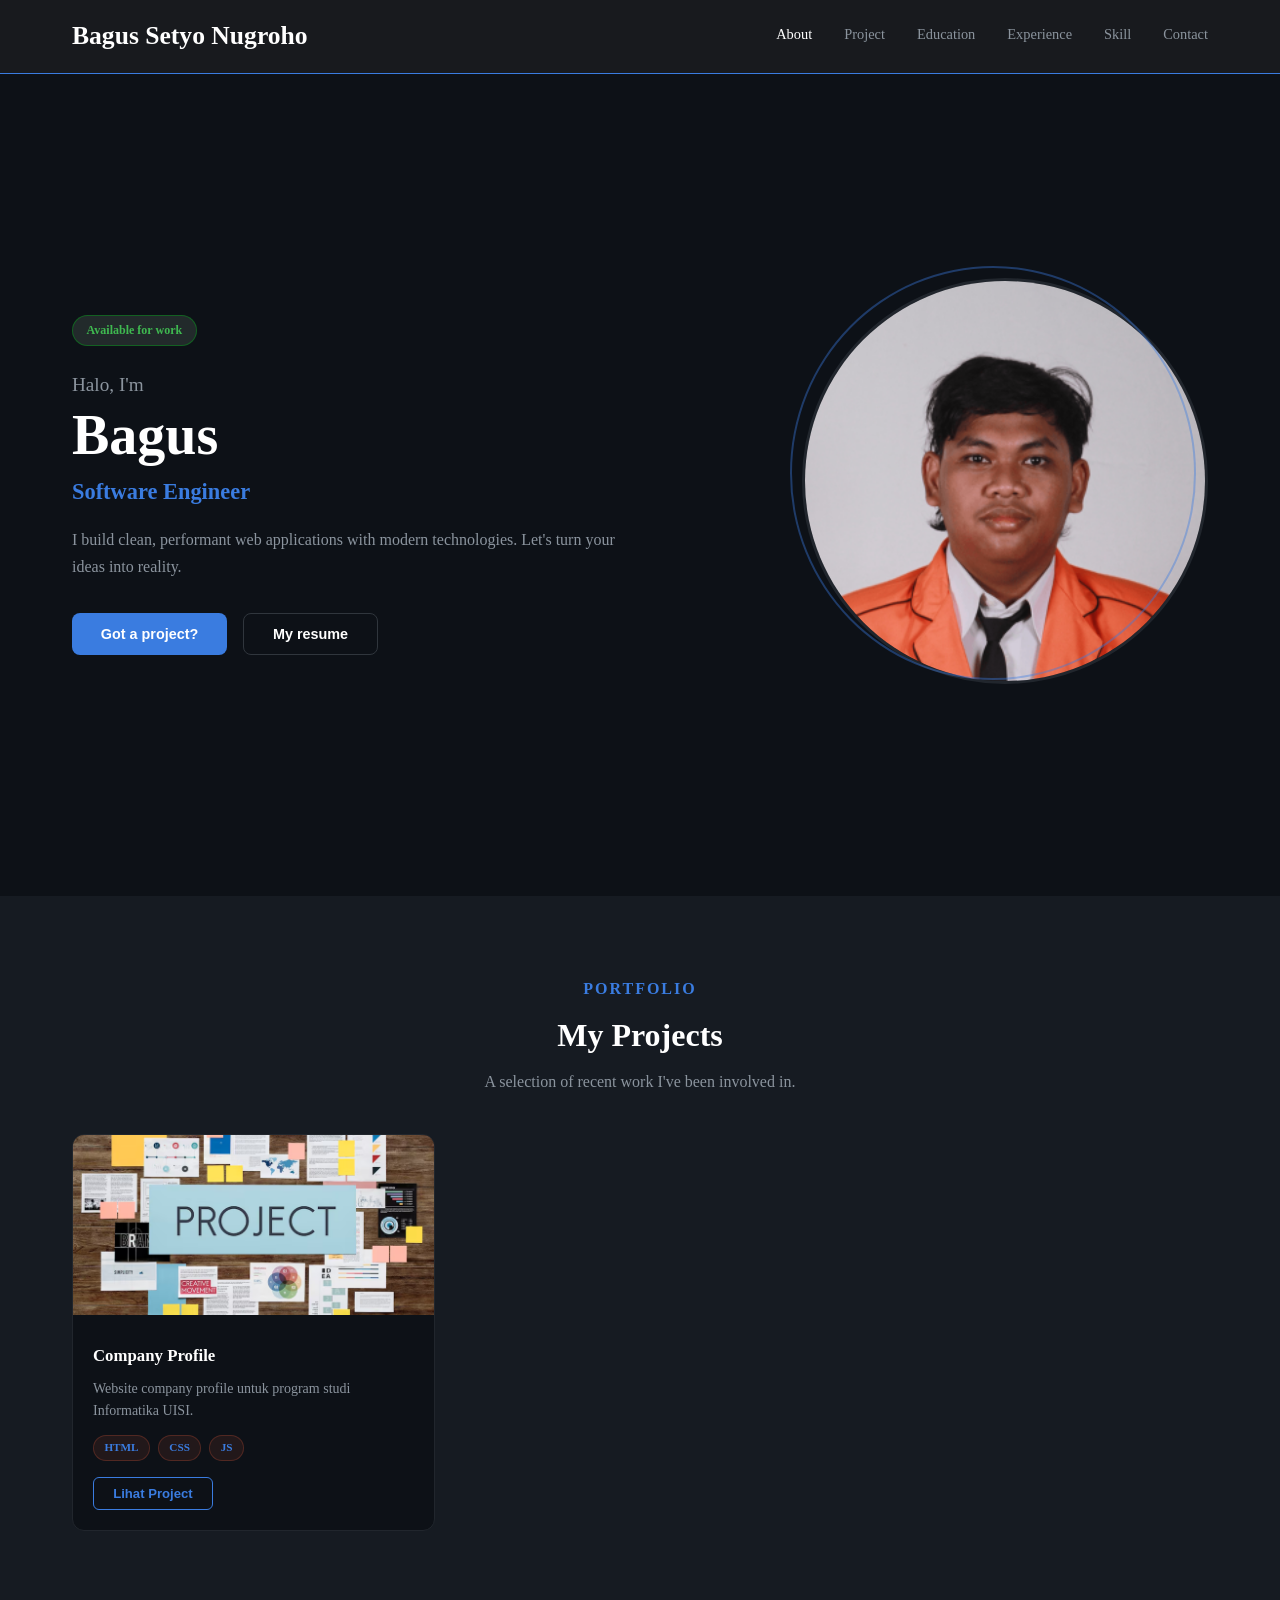
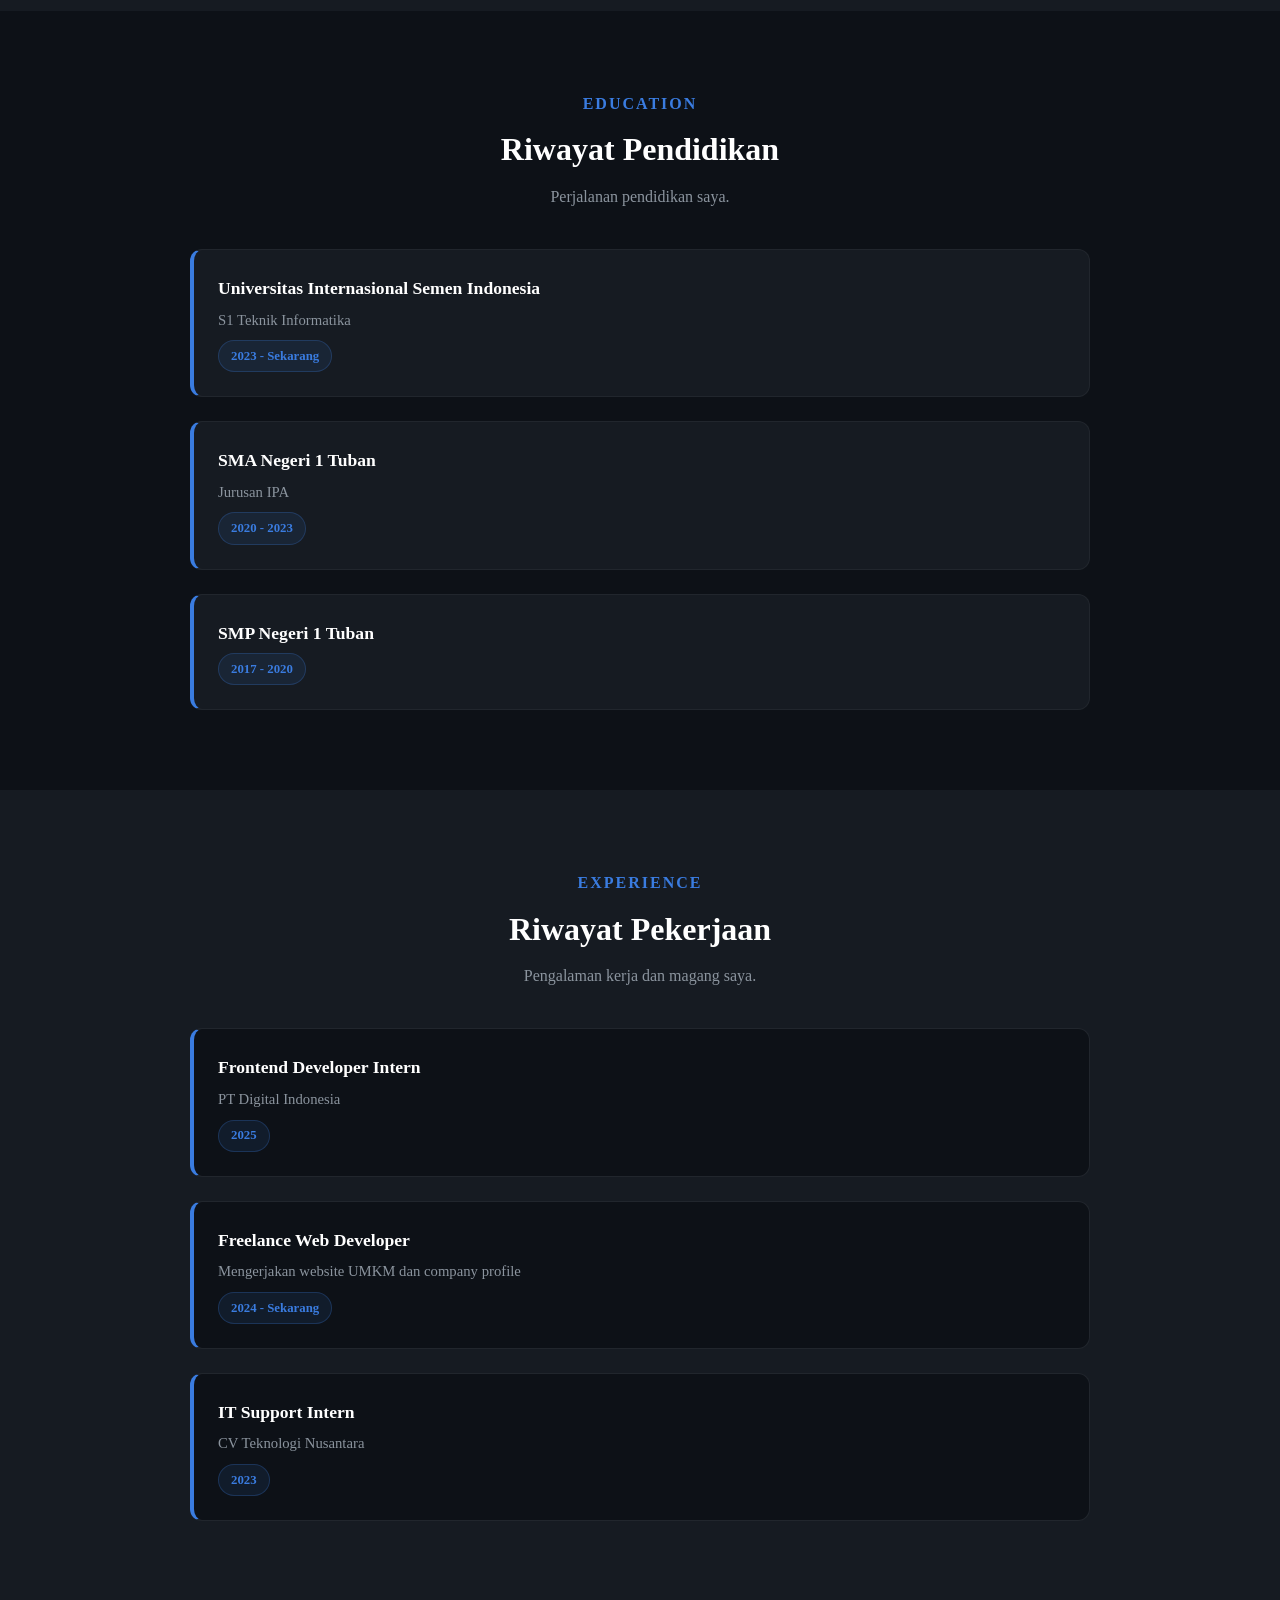
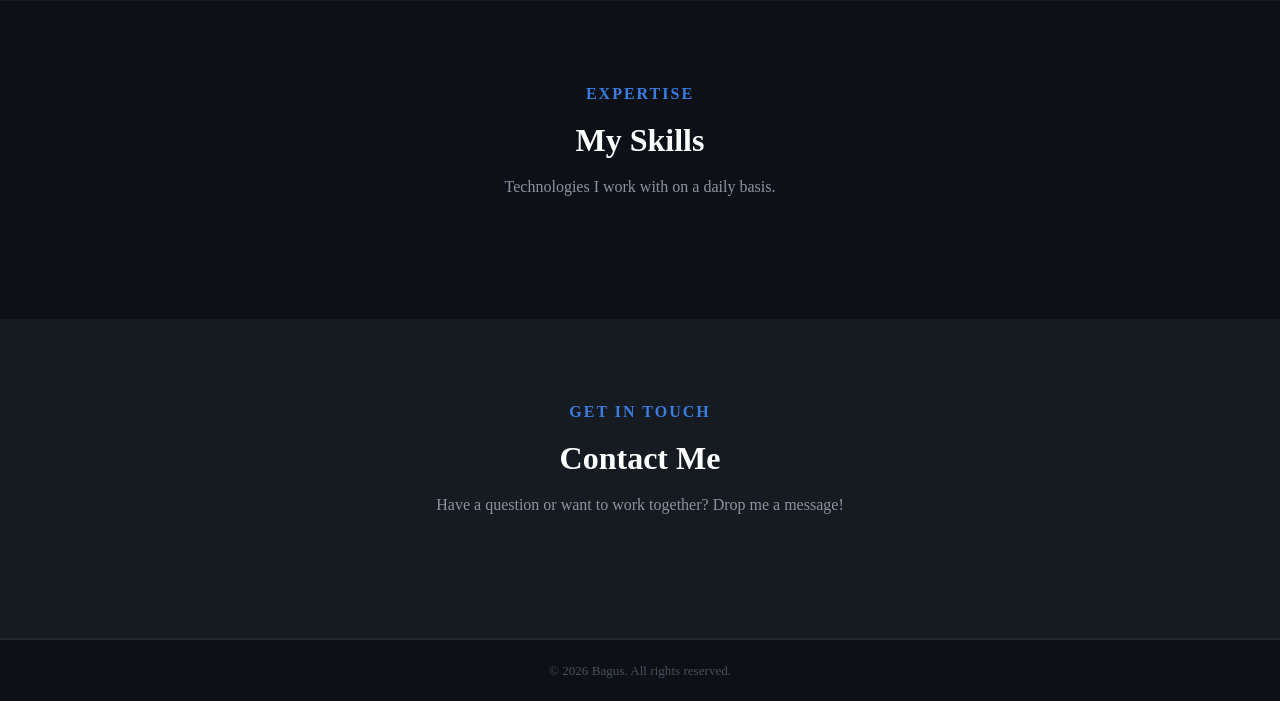
<file: pertemuan3.html>
<!doctype html>
<html lang="en">
  <head>
    <meta charset="UTF-8" />
    <meta name="viewport" content="width=device-width, initial-scale=1.0" />
    <title>Bagus — Software Engineer</title>
    <link rel="stylesheet" href="style.css" />
  </head>
  <body>
    <header>
      <h1>Bagus Setyo Nugroho<span class="accent"></span></h1>
      <nav>
        <a href="#about-me" class="aktif">About</a>
        <a href="#project">Project</a>
        <a href="#education">Education</a>
        <a href="#experience">Experience</a>
        <a href="#skill">Skill</a>
        <a href="#contact">Contact</a>
      </nav>
    </header>

    <main>
      <!-- ABOUT -->
      <section id="about-me">
        <div class="hero-kiri">
          <span class="badge">Available for work</span>
          <p class="greeting">Halo, I'm</p>
          <h2>Bagus</h2>
          <p class="role">Software Engineer</p>
          <p class="hero-desc">
            I build clean, performant web applications with modern technologies.
            Let's turn your ideas into reality.
          </p>
          <div class="hero-tombol">
            <button class="btn-primary">Got a project?</button>
            <button class="btn-outline">My resume</button>
          </div>
        </div>
        <div class="hero-kanan">
          <div class="hero-img-wrapper">
            <img src="me.png" alt="foto Bagus" />
          </div>
        </div>
      </section>

      <!-- PROJECT -->
      <section id="project">
        <span class="section-label">Portfolio</span>
        <h2>My Projects</h2>
        <p class="section-desc">
          A selection of recent work I've been involved in.
        </p>

        <div class="project-grid">
          <article>
            <div class="project-img">
              <img src="project.png" alt="logo uisi" />
            </div>
            <div class="project-body">
              <h3>Company Profile</h3>
              <p>
                Website company profile untuk program studi Informatika UISI.
              </p>
              <div class="project-tags">
                <span>HTML</span>
                <span>CSS</span>
                <span>JS</span>
              </div>
              <button>Lihat Project</button>
            </div>
          </article>
        </div>
      </section>

      <!-- RIWAYAT PENDIDIKAN -->
      <section id="education">
        <span class="section-label">Education</span>
        <h2>Riwayat Pendidikan</h2>
        <p class="section-desc">Perjalanan pendidikan saya.</p>

        <div class="timeline">
          <div class="timeline-item">
            <h3>Universitas Internasional Semen Indonesia</h3>
            <p>S1 Teknik Informatika</p>
            <span>2023 - Sekarang</span>
          </div>

          <div class="timeline-item">
            <h3>SMA Negeri 1 Tuban</h3>
            <p>Jurusan IPA</p>
            <span>2020 - 2023</span>
          </div>

          <div class="timeline-item">
            <h3>SMP Negeri 1 Tuban</h3>
            <span>2017 - 2020</span>
          </div>
        </div>
      </section>

      <!-- RIWAYAT PEKERJAAN -->
      <section id="experience">
        <span class="section-label">Experience</span>
        <h2>Riwayat Pekerjaan</h2>
        <p class="section-desc">Pengalaman kerja dan magang saya.</p>

        <div class="timeline">
          <div class="timeline-item">
            <h3>Frontend Developer Intern</h3>
            <p>PT Digital Indonesia</p>
            <span>2025</span>
          </div>

          <div class="timeline-item">
            <h3>Freelance Web Developer</h3>
            <p>Mengerjakan website UMKM dan company profile</p>
            <span>2024 - Sekarang</span>
          </div>

          <div class="timeline-item">
            <h3>IT Support Intern</h3>
            <p>CV Teknologi Nusantara</p>
            <span>2023</span>
          </div>
        </div>
      </section>

      <!-- SKILL -->
      <section id="skill">
        <span class="section-label">Expertise</span>
        <h2>My Skills</h2>
        <p class="section-desc">Technologies I work with on a daily basis.</p>
      </section>

      <!-- CONTACT -->
      <section id="contact">
        <span class="section-label">Get in Touch</span>
        <h2>Contact Me</h2>
        <p class="section-desc">
          Have a question or want to work together? Drop me a message!
        </p>
      </section>
    </main>

    <footer>
      <div class="footer-bottom">
        <p>&copy; 2026 Bagus. All rights reserved.</p>
      </div>
    </footer>
  </body>
</html>
</file>
<file: style.css>
/* Reset dasar */
* {
  box-sizing: content-box;
  margin: 0;
  padding: 0;
}

body {
  font-family: "Segoe UI";
  background-color: #0d1117;
  color: #c9d1d9;
  line-height: 1.6;
}

/* ===== Accent color ===== */
.accent {
  color: #3a7ce0;
}

/* ===== Section label & desc ===== */
.section-label {
  display: inline-block;
  font-size: 1rem;
  font-weight: 600;
  text-transform: uppercase;
  letter-spacing: 2px;
  color: #3a7ce0;
  margin-bottom: 0.5rem;
}

.section-desc {
  font-size: 1rem;
  color: #8b949e;
  max-width: 520px;
  margin: 0 auto 2.5rem;
  text-align: center;
}

/* ===== Header ===== */
header {
  background-color: rgba(26, 28, 32, 0.9);
  padding: 1rem 4.5rem;
  display: flex;
  align-items: center;
  justify-content: space-between;
  position: sticky;
  top: 0;
  z-index: 100;
  border-bottom: 1px solid #3a7ce0;
}

header h1 {
  font-size: 1.6rem;
  font-weight: 700;
  color: #ffffff;
}

nav {
  display: flex;
  gap: 2rem; /* Jarak antar link */
  align-items: center;
}

nav a {
  font-size: 0.9rem;
  color: #8b949e;
  text-decoration: none;
  position: relative;
  padding-bottom: 4px;
  transition: color 0.3s;
}

/* nav a::after {
  
  content: "";
  position: absolute;
  bottom: 0;
  left: 0;
  width: 0;
  height: 2px;
  background-color: #3a7ce0;
  transition: width 0.3s;
} */

nav a:hover,
nav a.aktif {
  color: #ffffff;
}

/* nav a:hover::after,
nav a.aktif::after {
  width: 100%;
} */

/* ===== Hero / About Me ===== */
#about-me {
  background-color: #0d1117;
  padding: 6rem 4.5rem;
  display: flex;
  align-items: center;
  justify-content: space-between;
  gap: 3rem;
  min-height: 70vh;
}

.hero-kiri {
  max-width: 550px;
}

.badge {
  display: inline-block;
  font-size: 0.75rem;
  font-weight: 600;
  color: #3fb950;
  background-color: #97b29b28;
  border: 1px solid #07931c88;
  padding: 0.3rem 0.85rem;
  border-radius: 50px;
  margin-bottom: 1.5rem;
  /* letter-spacing: 0.5px; */
}

.hero-kiri .greeting {
  font-size: 1.2rem;
  color: #8b949e;
  margin-bottom: 0.25rem;
}

.hero-kiri h2 {
  font-size: 3.5rem;
  font-weight: 800;
  color: #ffffff;
  margin-bottom: 0.5rem;
  line-height: 1.1;
}

.hero-kiri .role {
  font-size: 1.4rem;
  font-weight: 600;
  color: #3a7ce0;
  margin-bottom: 1rem;
}

.hero-desc {
  font-size: 1rem;
  color: #8b949e;
  margin-bottom: 2rem;
  line-height: 1.7;
}

/* Tombol */
.hero-tombol {
  display: flex;
  gap: 1rem;
}

.btn-primary {
  padding: 0.75rem 1.8rem;
  background-color: #3a7ce0;
  color: #ffffff;
  border: none;
  border-radius: 8px;
  font-size: 0.9rem;
  font-weight: 600;
  cursor: pointer;
  transition:
    background-color 0.3s,
    transform 0.2s;
}

.btn-primary:hover {
  background-color: #3a7ce0;
  transform: translateY(-2px);
}

.btn-outline {
  padding: 0.75rem 1.8rem;
  background-color: transparent;
  color: #ffffff;
  border: 1px solid #30363d;
  border-radius: 8px;
  font-size: 0.9rem;
  font-weight: 600;
  cursor: pointer;
  transition:
    border-color 0.3s,
    transform 0.2s;
}

.btn-outline:hover {
  border-color: #3a7ce0;
  transform: translateY(-2px);
}

/* Hero image */
.hero-img-wrapper {
  position: relative;
}

.hero-img-wrapper::before {
  content: "";
  position: absolute;
  top: -12px;
  left: -12px;
  right: 12px;
  bottom: 12px;
  border: 2px solid #3a7ce0;
  border-radius: 50%;
  opacity: 0.4;
}

.hero-kanan img {
  width: 400px;
  height: 400px;
  object-fit: cover;
  border-radius: 50%;
  border: 3px solid #21262d;
  transition: border-color 0.3s;
}

/* ===== Projects ===== */
#project {
  background-color: #161b22;
  padding: 5rem 4.5rem;
  text-align: center;
}

#project h2 {
  font-size: 2rem;
  font-weight: 700;
  color: #ffffff;
  margin-bottom: 0.5rem;
}

.project-grid {
  display: grid;
  grid-template-columns: repeat(auto-fill, minmax(280px, 1fr));
  gap: 1.5rem;
  text-align: left;
}

.project-grid article {
  background-color: #0d1117;
  border: 1px solid #21262d;
  border-radius: 12px;
  overflow: hidden;
  transition:
    transform 0.3s,
    border-color 0.3s,
    box-shadow 0.3s;
}

.project-grid article:hover {
  transform: translateY(-6px);
  border-color: #3a7ce0;
  box-shadow: 0 12px 30px rgba(0, 0, 0, 0.4);
}

.project-img {
  overflow: hidden;
}

.project-img img {
  width: 100%;
  height: 180px;
  object-fit: cover;
  transition: transform 0.4s;
}

.project-grid article:hover .project-img img {
  transform: scale(1.05);
}

.project-body {
  padding: 1.25rem;
}

.project-body h3 {
  font-size: 1.05rem;
  font-weight: 600;
  color: #ffffff;
  margin-bottom: 0.5rem;
}

.project-body p {
  font-size: 0.875rem;
  color: #8b949e;
  margin-bottom: 0.75rem;
  line-height: 1.6;
}

.project-tags {
  display: flex;
  gap: 0.5rem;
  margin-bottom: 1rem;
  flex-wrap: wrap;
}

.project-tags span {
  font-size: 0.7rem;
  font-weight: 600;
  color: #3a7ce0;
  background-color: rgba(224, 90, 58, 0.1);
  border: 1px solid rgba(224, 90, 58, 0.25);
  padding: 0.2rem 0.65rem;
  border-radius: 50px;
}

.project-body button {
  padding: 0.5rem 1.2rem;
  background-color: transparent;
  color: #3a7ce0;
  border: 1px solid #3a7ce0;
  border-radius: 6px;
  font-size: 0.82rem;
  font-weight: 600;
  cursor: pointer;
  transition:
    background-color 0.3s,
    color 0.3s;
}

.project-body button:hover {
  background-color: #3a7ce0;
  color: #ffffff;
}

/* ===== Skills ===== */
#skill {
  background-color: #0d1117;
  padding: 5rem 4.5rem;
  text-align: center;
}

#skill h2 {
  font-size: 2rem;
  font-weight: 700;
  color: #ffffff;
  margin-bottom: 0.5rem;
}

#skill ul {
  display: flex;
  flex-wrap: wrap;
  gap: 1.25rem;
  justify-content: center;
  list-style: none;
}

#skill ul li {
  background-color: #161b22;
  border: 1px solid #21262d;
  border-radius: 12px;
  padding: 1.5rem;
  width: 130px;
  text-align: center;
  transition:
    transform 0.3s,
    border-color 0.3s;
}

#skill ul li:hover {
  border-color: #3a7ce0;
  transform: translateY(-4px);
}

#skill ul li img {
  width: 48px;
  height: 48px;
  margin: 0 auto 0.75rem;
  display: block;
}

#skill ul li p {
  font-size: 0.85rem;
  color: #8b949e;
  font-weight: 500;
}

/* ===== Contact ===== */
#contact {
  background-color: #161b22;
  padding: 5rem 4.5rem;
  text-align: center;
}

#contact h2 {
  font-size: 2rem;
  font-weight: 700;
  color: #ffffff;
  margin-bottom: 0.5rem;
}

.contact-wrapper {
  display: flex;
  gap: 2rem;
  align-items: stretch;
  text-align: left;
}

.contact-info {
  flex: 1;
  background-color: #0d1117;
  border: 1px solid #21262d;
  border-radius: 12px;
  padding: 2rem;
}

.contact-info h3 {
  font-size: 1.15rem;
  font-weight: 600;
  color: #ffffff;
  margin-bottom: 1.5rem;
}

.info-item {
  display: flex;
  align-items: flex-start;
  gap: 1rem;
  margin-bottom: 1.25rem;
}

.info-icon {
  font-size: 1.3rem;
  color: #3a7ce0;
  width: 44px;
  height: 44px;
  display: flex;
  align-items: center;
  justify-content: center;
  background-color: rgba(224, 90, 58, 0.1);
  border-radius: 10px;
  flex-shrink: 0;
}

.info-item .info-label {
  font-size: 0.78rem;
  color: #8b949e;
  margin-bottom: 0.15rem;
  text-transform: uppercase;
  letter-spacing: 0.5px;
}

.info-item p {
  font-size: 0.9rem;
  color: #c9d1d9;
}

.contact-form {
  flex: 1;
  background-color: #0d1117;
  border: 1px solid #21262d;
  border-radius: 12px;
  padding: 2rem;
}

.contact-form h3 {
  font-size: 1.15rem;
  font-weight: 600;
  color: #ffffff;
  margin-bottom: 1.5rem;
}

.contact-form form div {
  margin-bottom: 1rem;
}

.contact-form label {
  display: block;
  font-size: 0.82rem;
  color: #8b949e;
  margin-bottom: 0.4rem;
}

.contact-form input,
.contact-form textarea {
  width: 100%;
  padding: 0.7rem 1rem;
  background-color: #161b22;
  border: 1px solid #21262d;
  border-radius: 8px;
  color: #ffffff;
  font-size: 0.9rem;
  font-family: inherit;
  outline: none;
  transition: border-color 0.3s;
  resize: vertical;
}

.contact-form input:focus,
.contact-form textarea:focus {
  border-color: #e05a3a;
}

.contact-form button {
  width: 100%;
  padding: 0.75rem;
  background-color: #e05a3a;
  color: #ffffff;
  border: none;
  border-radius: 8px;
  font-size: 0.9rem;
  font-weight: 600;
  cursor: pointer;
  margin-top: 0.5rem;
  transition:
    background-color 0.3s,
    transform 0.2s;
}

.contact-form button:hover {
  background-color: #3a7ce0;
  transform: translateY(-2px);
}

/* ===== Footer ===== */
footer {
  background-color: #0d1117;
  border-top: 1px solid #21262d;
  padding: 0;
}

.footer-content {
  display: flex;
  justify-content: space-between;
  gap: 3rem;
  padding: 3.5rem 4.5rem 2rem;
}

.footer-brand {
  max-width: 300px;
}

.footer-brand h3 {
  font-size: 1.4rem;
  font-weight: 700;
  color: #ffffff;
  margin-bottom: 0.75rem;
}

.footer-brand p {
  font-size: 0.85rem;
  color: #8b949e;
  line-height: 1.7;
}

.footer-links,
.footer-social {
  display: flex;
  flex-direction: column;
  gap: 0.6rem;
}

.footer-links h4,
.footer-social h4 {
  font-size: 0.9rem;
  font-weight: 600;
  color: #ffffff;
  margin-bottom: 0.5rem;
}

.footer-links a,
.footer-social a {
  font-size: 0.85rem;
  color: #8b949e;
  text-decoration: none;
  transition: color 0.3s;
}

.footer-links a:hover,
.footer-social a:hover {
  color: #e05a3a;
}

.footer-bottom {
  border-top: 1px solid #21262d;
  text-align: center;
  padding: 1.25rem 4.5rem;
}

.footer-bottom p {
  font-size: 0.82rem;
  color: #484f58;
}
/* ===== Education & Experience ===== */
#education,
#experience {
  padding: 5rem 4.5rem;
  text-align: center;
}

#education {
  background-color: #0d1117;
}

#experience {
  background-color: #161b22;
}

#education h2,
#experience h2 {
  font-size: 2rem;
  font-weight: 700;
  color: #ffffff;
  margin-bottom: 0.5rem;
}

/* Timeline */
.timeline {
  max-width: 900px;
  margin: 0 auto;
  display: grid;
  gap: 1.5rem;
}

.timeline-item {
  background-color: #161b22;
  border: 1px solid #21262d;
  border-left: 4px solid #3a7ce0;
  border-radius: 12px;
  padding: 1.5rem;
  text-align: left;
  transition:
    transform 0.3s,
    border-color 0.3s,
    box-shadow 0.3s;
}

#experience .timeline-item {
  background-color: #0d1117;
}

.timeline-item:hover {
  transform: translateY(-5px);
  border-color: #3a7ce0;
  box-shadow: 0 10px 25px rgba(0, 0, 0, 0.35);
}

.timeline-item h3 {
  font-size: 1.1rem;
  font-weight: 600;
  color: #ffffff;
  margin-bottom: 0.4rem;
}

.timeline-item p {
  font-size: 0.92rem;
  color: #8b949e;
  margin-bottom: 0.5rem;
  line-height: 1.6;
}

.timeline-item span {
  display: inline-block;
  font-size: 0.8rem;
  font-weight: 600;
  color: #3a7ce0;
  background-color: rgba(58, 124, 224, 0.1);
  border: 1px solid rgba(58, 124, 224, 0.25);
  padding: 0.3rem 0.75rem;
  border-radius: 50px;
}

/* Responsive */
@media (max-width: 768px) {
  #education,
  #experience {
    padding: 4rem 1.5rem;
  }

  .timeline-item {
    padding: 1.25rem;
  }

  .timeline-item h3 {
    font-size: 1rem;
  }
}
</file>
